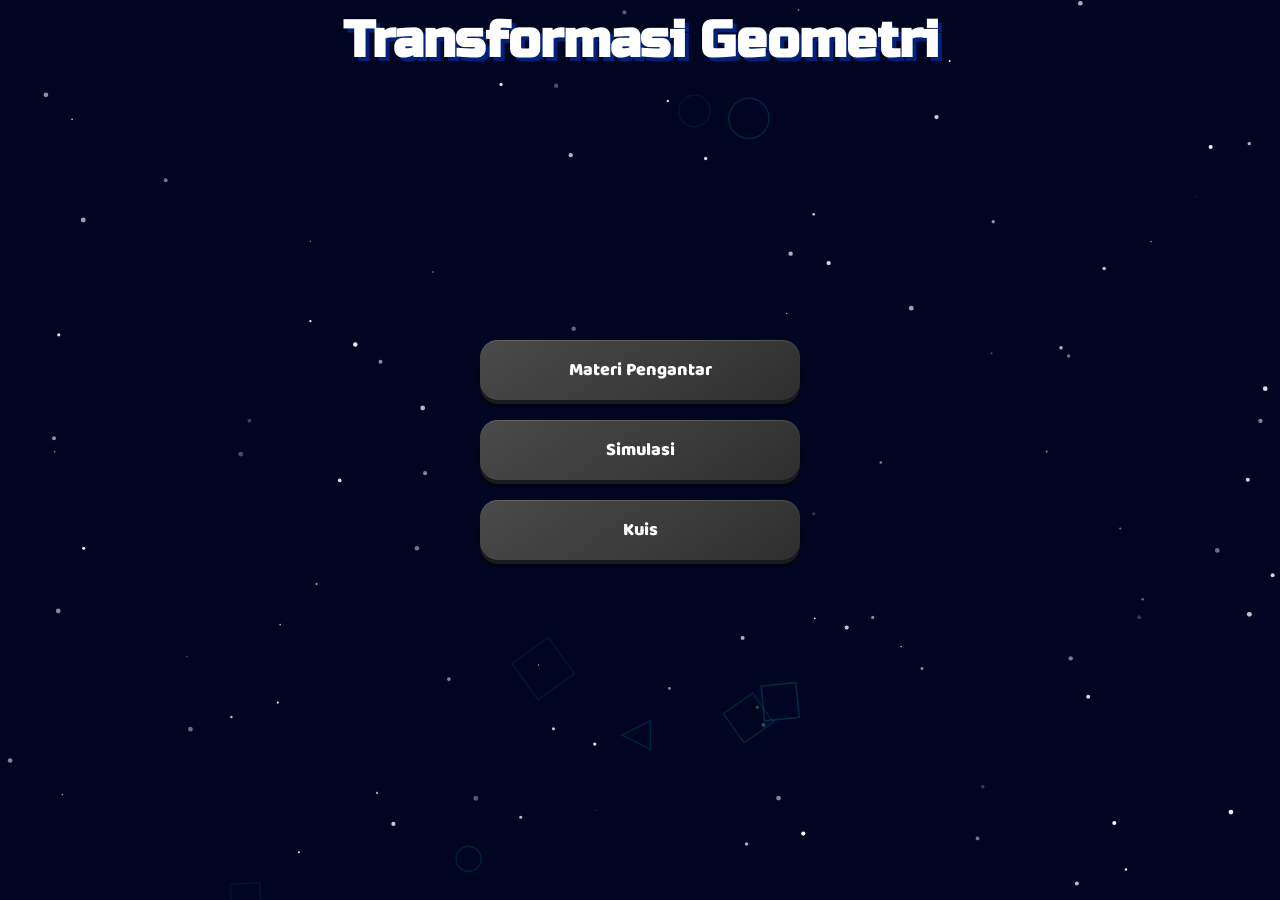
<file: index.html>
<!DOCTYPE html>
<html lang="id">
<head>
    <meta charset="UTF-8">
    <meta name="viewport" content="width=device-width, initial-scale=1.0, maximum-scale=1.0, user-scalable=no">
    <title>Main Menu</title>
    <meta name="theme-color" content="#4A90E2"> 
    <link rel="stylesheet" href="assets/css/main-menu.css">
    
    <link rel="manifest" href="manifest.json">
</head>
<body>

    <canvas id="stars"></canvas>

    <div class="header">
        <h1>Transformasi Geometri</h1>
    </div>

    <div class="container-tombol">
        <a href="01-1-materi-pengantar.html" class="btn-menu">
            <span>Materi Pengantar</span>
        </a>

        <a href="02-simulasi.html" class="btn-menu">
            <span>Simulasi</span>
        </a>

        <a href="03-kuis.html" class="btn-menu">
            <span>Kuis</span>
        </a>
    </div>

    <script src="assets/js/background.js"></script>
    <script src="assets/js/main-menu.js"></script>
    <script src="assets/js/landscape-guard.js"></script>

    <script>
        if ('serviceWorker' in navigator) {
            window.addEventListener('load', () => {
                navigator.serviceWorker.register('sw.js')
                    .then(reg => console.log('PWA Service Worker terdaftar!', reg.scope))
                    .catch(err => console.error('Gagal mendaftarkan Service Worker', err));
            });
        }
    </script>
</body>
</html>
</file>
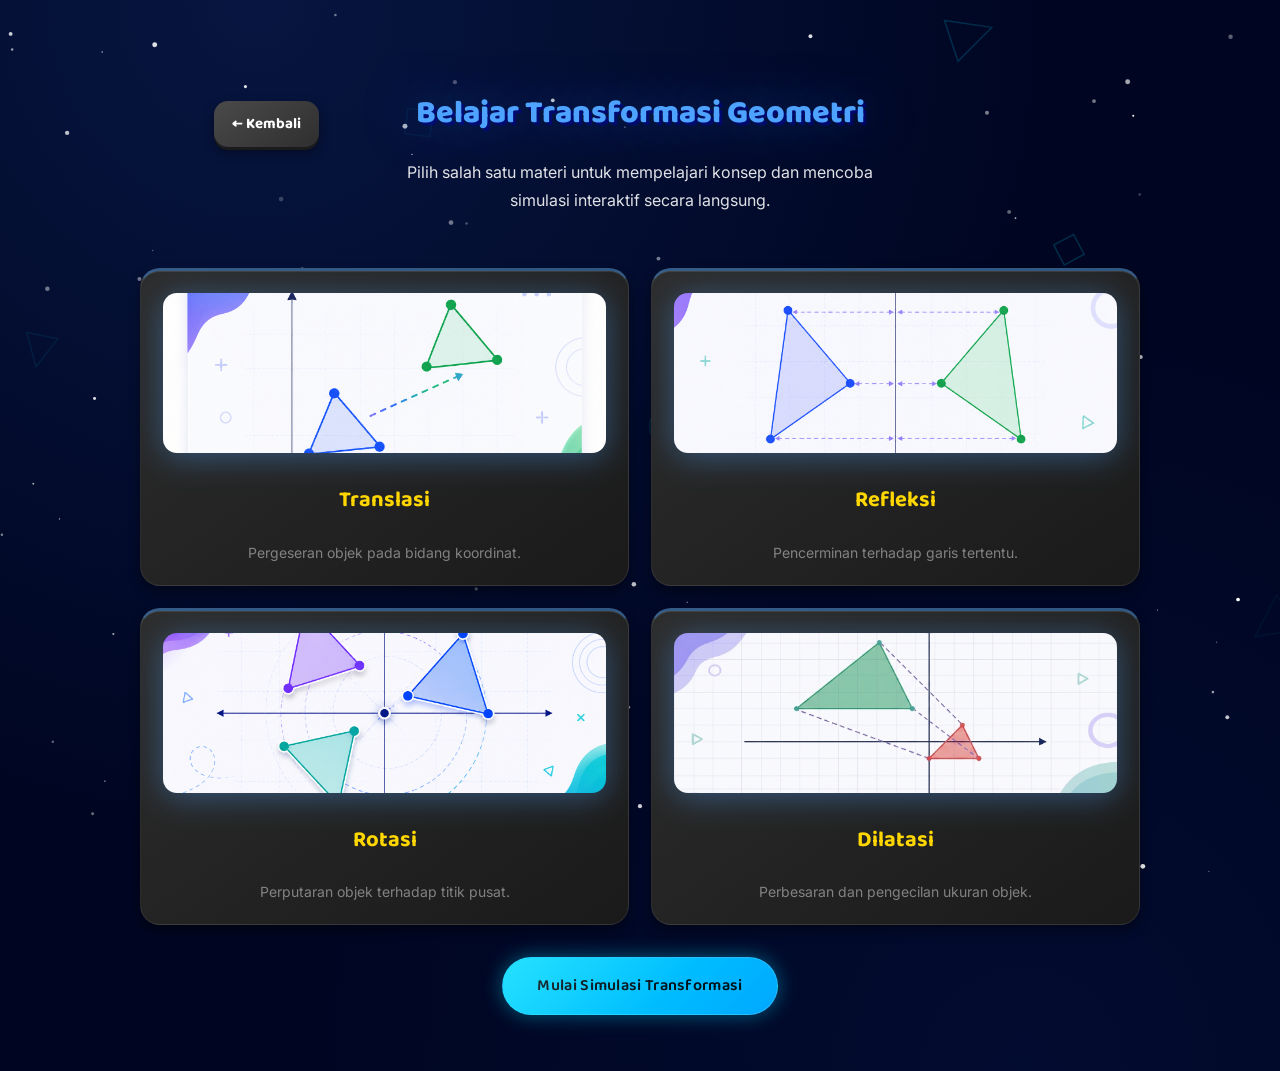
<file: 01-1-materi-pengantar.html>
<!DOCTYPE html>
<html lang="id">
<head>
    <meta charset="UTF-8">
    <meta name="viewport" content="width=device-width, initial-scale=1.0, maximum-scale=1.0, user-scalable=no">
    <title>Materi Pengantar - Transformasi Geometri</title>
    <link rel="stylesheet" href="assets/css/style.css">
    <link rel="stylesheet" href="assets/css/materi-pengantar.css">
</head>
<body>

    <canvas id="stars"></canvas>

    <div class="hero reveal">
        <div class="hero-header">
            <a href="index.html" class="btn-kembali">← Kembali</a>
            <h2>Belajar Transformasi Geometri</h2>
        </div>
        <p>
            Pilih salah satu materi untuk mempelajari konsep dan
            mencoba simulasi interaktif secara langsung.
        </p>
    </div>

    <div class="container-materi">

        <a href="01-1-1-translasi.html" class="card-materi reveal reveal-delay-1">
            <img src="assets/img/translasi.png" alt="Translasi" class="materi-img">
            <h3>Translasi</h3>
            <p>Pergeseran objek pada bidang koordinat.</p>
        </a>

        <a href="01-1-2-refleksi.html" class="card-materi reveal reveal-delay-2">
            <img src="assets/img/refleksi.png" alt="Refleksi" class="materi-img">
            <h3>Refleksi</h3>
            <p>Pencerminan terhadap garis tertentu.</p>
        </a>

        <a href="01-1-3-rotasi.html" class="card-materi reveal reveal-delay-3">
            <img src="assets/img/rotasi.png" alt="Rotasi" class="materi-img">
            <h3>Rotasi</h3>
            <p>Perputaran objek terhadap titik pusat.</p>
        </a>

        <a href="01-1-4-dilatasi.html" class="card-materi reveal reveal-delay-4">
            <img src="assets/img/dilatasi.png" alt="Dilatasi" class="materi-img">
            <h3>Dilatasi</h3>
            <p>Perbesaran dan pengecilan ukuran objek.</p>
        </a>

    </div>

    <div class="simulasi-wrapper">
        <a href="02-simulasi.html" class="btn-simulasi">
            Mulai Simulasi Transformasi
        </a>
    </div>

    <script src="assets/js/background.js"></script>
    <script src="assets/js/materi.js"></script>
    <script src="assets/js/scroll-animation.js"></script>
    <script src="assets/js/landscape-guard.js"></script>
</body>
</html>
</file>
<file: assets/css/main-menu.css>
@import url('https://fonts.googleapis.com/css2?family=Russo+One&family=Baloo+2:wght@700;800&display=swap');

*{
  margin: 0;
  padding: 0;
  box-sizing: border-box;
}

body{
  margin:0;
  height:100vh;
  background-color: rgb(0, 6, 34);
  overflow: hidden;
}

/*  ANIMASI H1  */
h1{
  text-align: center;
  color: white;
  font-family: 'Russo One', sans-serif;
  font-size: clamp(28px, 4vw, 52px);
  text-shadow: 4px 4px 0 rgba(9, 74, 254, 0.4);
  margin: 0;
  

  animation: turunMasuk 1s ease forwards;
}

@keyframes turunMasuk {
  from {
    opacity: 0;
    transform: translateY(-50px);
  }
  to {
    opacity: 1;
    transform: translateY(10px);
  }
}

/*  TOMBOL FADE IN BERURUTAN  */
.btn-menu{
  opacity: 0;
}

/* Tombol ke-1 (Materi Pengantar) */
.btn-menu:nth-child(1){
  animation: fadeIn 0.8s ease forwards;
  animation-delay: 1s;
}

/* Tombol ke-2 (Simulasi) */
.btn-menu:nth-child(2){
  animation: fadeIn 0.8s ease forwards;
  animation-delay: 1.2s;
}

/* Tombol ke-3 (Kuis) */
.btn-menu:nth-child(3){
  animation: fadeIn 0.8s ease forwards;
  animation-delay: 1.4s;
}

@keyframes fadeIn{
  from{
    opacity: 0;
  }
  to{
    opacity: 1;
  }
}

/*  LAYOUT CONTAINER  */
.container-tombol{
  position:absolute;
  top:50%;
  left:50%;
  transform:translate(-50%,-50%);
  
  display:flex;
  flex-direction:column;
  gap:20px;
  width:320px;
}

/*  TOMBOL MENU UTAMA  */
.btn-menu {
  display: block;
  width: 100%;
  padding: 16px 18px;
  border-radius: 18px;
  text-decoration: none;
  text-align: center;
  cursor: pointer;

  font-family: 'Baloo 2', sans-serif;
  font-size: 18px;
  font-weight: 800;
  color: white;

  /* WARNA NORMAL */
  background: linear-gradient(145deg, #4a4a4a, #2f2f2f);

  /* Bayangan normal */
  box-shadow:
    inset 0 1px 0 rgba(255,255,255,0.15),
    0 4px 0 #1b1b1b,
    0 6px 12px rgba(0,0,0,0.4);

  transition: all 0.3s ease;
}

/* EFEK HOVER */
.btn-menu:hover {
  background: linear-gradient(145deg, #1b63d1, #0F52BA);
  transform: translateY(-3px);

  /* Aura biru */
  filter:
    drop-shadow(0 0 12px rgba(15,82,186,0.9))
    drop-shadow(0 0 24px rgba(15,82,186,0.7))
    drop-shadow(0 0 40px rgba(15,82,186,0.5));
  box-shadow:
    inset 0 1px 0 rgba(255,255,255,0.15),
    0 7px 0 #072c66,
    0 10px 18px rgba(0,0,0,0.4);
}

/* EFEK ACTIVE */
.btn-menu:active {
  transform: translateY(3px);

  box-shadow:
    inset 0 1px 0 rgba(255,255,255,0.15),
    0 1px 0 #072c66,
    0 3px 6px rgba(0,0,0,0.4);

  filter:
    drop-shadow(0 0 6px rgba(15,82,186,0.5));
}

.klik {
    transform: scale(0.95);
    opacity: 0.8;
    transition: all 0.3s ease;
}

#stars{
    position: fixed;
    inset: 0;
    width: 100%;
    height: 100%;
    z-index: 0;
}

.header,
.container-menu,
.main-menu,
.menu-container,
.content{
    position: relative;
    z-index: 1;
}

/* ==========================================
   RESPONSIVE LANDSCAPE HP - MAIN MENU
========================================== */
@media screen and (max-width: 960px) and (orientation: landscape) {

  body {
    overflow-y: auto;
  }

  /* Header lebih kecil di landscape */
  h1 {
    font-size: clamp(18px, 3.5vw, 30px);
    /* Hentikan animasi yang translate ke bawah - bisa ganggu layout */
    animation: none;
    opacity: 1;
    transform: none;
  }

  .header {
    padding-top: 16px;
    padding-bottom: 10px;
  }

  /* Container tombol: tengah, lebih compact */
  .container-tombol {
    position: relative;
    top: auto;
    left: auto;
    transform: none;
    width: 100%;
    max-width: 420px;
    margin: 0 auto;
    padding: 10px 20px 24px;
    gap: 12px;
  }

  .btn-menu {
    padding: 13px 18px;
    font-size: 16px;
    border-radius: 14px;
    /* Reset animasi opacity agar langsung kelihatan */
    opacity: 1;
    animation: none;
  }
}
</file>
<file: assets/css/style.css>
/* ============================================================
   IMPORT FONT
   ============================================================ */
@import url('https://fonts.googleapis.com/css2?family=Russo+One&family=Baloo+2:wght@400;600;700;800&family=Inter:wght@400;500;600&display=swap');

/* ============================================================
   RESET & BASE
   ============================================================ */
*, *::before, *::after {
    margin: 0;
    padding: 0;
    box-sizing: border-box;
}

:root {
    /* Warna dasar - dipertahankan dari file asli */
    --bg-deep:       rgb(0, 6, 34);
    --bg-card:       rgba(255, 255, 255, 0.038);
    --bg-card-hover: rgba(255, 255, 255, 0.06);
    --bg-nested:     rgba(255, 255, 255, 0.05);

    /* Aksen */
    --accent-blue:   #4da3ff;
    --accent-gold:   #ffd700;
    --accent-amber:  #ffc850;
    --accent-cyan:   #00dcff;

    /* Teks */
    --text-primary:  rgba(255, 255, 255, 0.92);
    --text-muted:    rgba(255, 255, 255, 0.55);

    /* Border */
    --border-faint:  rgba(255, 255, 255, 0.08);
    --border-blue:   rgba(77, 163, 255, 0.45);

    /* Rumus */
    --rumus-bg:      rgba(13, 30, 70, 0.65);
    --rumus-border:  #4da3ff;

    /* Radius & shadow */
    --radius-card:   18px;
    --radius-rumus:  12px;
    --shadow-card:   0 8px 32px rgba(0, 0, 0, 0.28);
    --shadow-glow:   0 0 20px rgba(77, 163, 255, 0.25);
}

html {
    scroll-behavior: smooth;
}

body {
    margin: 0;
    min-height: 100vh;
    background-color: var(--bg-deep);
    font-family: 'Inter', Arial, sans-serif;
    line-height: 1.75;
    color: var(--text-primary);

    /* Subtle noise texture overlay */
    background-image:
        radial-gradient(ellipse at 20% 0%, rgba(20, 50, 120, 0.35) 0%, transparent 55%),
        radial-gradient(ellipse at 80% 100%, rgba(10, 30, 90, 0.25) 0%, transparent 50%);
}

/* ============================================================
   HEADER
   ============================================================ */
.header {
    text-align: center;
    padding: 48px 20px 16px;
    position: relative;
}

.header::after {
    content: '';
    display: block;
    width: 60px;
    height: 3px;
    margin: 14px auto 0;
    background: linear-gradient(90deg, var(--accent-blue), var(--accent-cyan));
    border-radius: 2px;
}

.header h1 {
    color: white;
    font-family: 'Baloo 2', sans-serif;
    font-size: 2.6rem;
    font-weight: 800;
    letter-spacing: 0.3px;
    line-height: 1.2;
    text-shadow:
        0 0 40px rgba(77, 163, 255, 0.45),
        3px 3px 0 rgba(0, 0, 136, 0.7);
}

.header .subjudul {
    display: block;
    margin-top: 10px;
    color: var(--text-muted);
    font-size: 0.85rem;
    font-weight: 500;
    letter-spacing: 2.5px;
    text-transform: uppercase;
}

@media (max-width: 480px) {
    .header h1 { font-size: 1.85rem; }
}

/* ============================================================
   MATERI CONTAINER
   ============================================================ */
.materi-container {
    width: 90%;
    max-width: 860px;
    margin: 44px auto 60px;
    color: var(--text-primary);
}

/* ============================================================
   HEADINGS DALAM MATERI
   ============================================================ */
.materi-container h2 {
    margin-top: 4px;
    margin-bottom: 18px;
    padding-bottom: 10px;
    color: var(--accent-gold);
    font-family: 'Baloo 2', sans-serif;
    font-size: 1.45rem;
    font-weight: 700;
    border-bottom: 1px solid rgba(255, 215, 0, 0.18);
}

.materi-container h3 {
    margin-top: 22px;
    margin-bottom: 10px;
    color: var(--accent-blue);
    font-size: 1.1rem;
    font-weight: 600;
}

.materi-container h4 {
    color: var(--accent-amber);
    font-size: 0.95rem;
    font-weight: 600;
    margin-bottom: 10px;
    letter-spacing: 0.4px;
    text-transform: uppercase;
}

.materi-container p,
.materi-container li {
    font-size: 16.5px;
    color: var(--text-primary);
    line-height: 1.8;
}

.materi-container ul {
    padding-left: 22px;
}

.materi-container p strong {
    color: var(--accent-gold);
    font-weight: 700;
}

.materi-container hr {
    border: none;
    height: 1px;
    margin: 32px 0;
    background: linear-gradient(
        to right,
        transparent,
        rgba(255, 255, 255, 0.15),
        transparent
    );
}

/* ============================================================
   CARD
   ============================================================ */
.card {
    background: var(--bg-card);
    padding: 28px 30px;
    border-radius: var(--radius-card);
    margin-bottom: 24px;
    border: 1px solid var(--border-faint);
    border-top: 3px solid var(--border-blue);
    box-shadow: var(--shadow-card);
    transition: border-top-color 0.3s ease, transform 0.3s ease, box-shadow 0.3s ease;
}

.card:hover {
    border-top-color: var(--accent-blue);
    box-shadow: var(--shadow-card), var(--shadow-glow);
    transform: translateY(-2px);
}

/* Nested card (contoh soal) */
.card .card {
    background: rgba(255, 255, 255, 0.045);
    border-top: 3px solid rgba(255, 200, 80, 0.45);
    margin-top: 18px;
    padding: 22px 24px;
    border-radius: 14px;
    box-shadow: none;
}

.card .card:hover {
    border-top-color: var(--accent-amber);
    box-shadow: 0 4px 18px rgba(255, 200, 80, 0.12);
    transform: translateY(-1px);
}

.card .card h3 {
    color: var(--accent-amber);
    font-size: 1rem;
    margin-bottom: 10px;
    margin-top: 0;
}

@media (max-width: 600px) {
    .card { padding: 18px 16px; }
    .card .card { padding: 16px 14px; }
}

/* ============================================================
   RUMUS (LATEX BOX)
   ============================================================ */
.rumus {
    margin: 18px 0;
    padding: 20px 24px;
    background: var(--rumus-bg);
    border-left: 4px solid var(--rumus-border);
    border-radius: var(--radius-rumus);
    text-align: center;
    overflow-x: auto;
    color: white;
    font-size: 1.05rem;

    /* Supaya MathJax tidak terpotong */
    -webkit-overflow-scrolling: touch;
    position: relative;

    /* Subtle inner glow */
    box-shadow:
        inset 0 0 30px rgba(77, 163, 255, 0.07),
        0 4px 16px rgba(0, 0, 0, 0.2);
}

/* ---- math-block: wadah display math \[...\] ---- */
.math-block {
    display: block;
    width: 100%;
    overflow-x: auto;
    -webkit-overflow-scrolling: touch;
    text-align: center;
    padding: 4px 0;
    /* Cegah baris kosong di atas/bawah akibat MathJax display */
    line-height: 1;
}

/* MathJax display mode di dalam math-block */
.math-block mjx-container[display="true"] {
    margin: 6px auto !important;
    overflow-x: auto;
    max-width: 100%;
}

/* MathJax INLINE dalam paragraf: tetap inline */
.rumus p mjx-container,
.materi-container p mjx-container {
    display: inline !important;
    vertical-align: middle;
}

/* Tabel: inline math tidak wrap */
.tabel-rumus td mjx-container,
.tabel-rumus th mjx-container {
    display: inline !important;
}

/* Teks biasa dalam .rumus */
.rumus p {
    font-size: 15px !important;
    color: rgba(255, 255, 255, 0.8);
    margin-bottom: 8px;
    text-align: left;
    white-space: normal;
    overflow-wrap: break-word;
}

.rumus h4 {
    color: var(--accent-amber);
    font-size: 0.88rem;
    font-weight: 600;
    letter-spacing: 1px;
    text-transform: uppercase;
    text-align: left;
    margin-bottom: 12px;
    padding-bottom: 8px;
    border-bottom: 1px solid rgba(255, 255, 255, 0.1);
}

/* ============================================================
   TABEL RUMUS
   ============================================================ */
.tabel-rumus-wrapper {
    width: 100%;
    overflow-x: auto;
    margin-top: 16px;
    border-radius: 12px;
    border: 1px solid rgba(77, 163, 255, 0.18);
    -webkit-overflow-scrolling: touch;
}

.tabel-rumus {
    width: 100%;
    border-collapse: collapse;
    text-align: left;
    background: rgba(255, 255, 255, 0.02);
    font-size: 15px;
    min-width: 500px; /* agar tidak terlalu sempit di mobile */
}

.tabel-rumus th {
    background: rgba(77, 163, 255, 0.18);
    color: var(--accent-gold);
    padding: 13px 16px;
    font-weight: 700;
    font-size: 14px;
    letter-spacing: 0.5px;
    text-transform: uppercase;
    border-bottom: 2px solid rgba(77, 163, 255, 0.35);
}

.tabel-rumus td {
    padding: 13px 16px;
    border-bottom: 1px solid var(--border-faint);
    color: #dde8ff;
    line-height: 1.5;
}

.tabel-rumus tr:hover td {
    background: rgba(77, 163, 255, 0.07);
}

.tabel-rumus tr:last-child td {
    border-bottom: none;
}

/* MathJax dalam tabel */
.tabel-rumus mjx-container {
    display: inline !important;
}

/* ============================================================
   CONTOH KEHIDUPAN SEHARI-HARI
   (Dipertahankan persis seperti CSS asli)
   ============================================================ */
.contoh-grid {
    display: grid;
    grid-template-columns: repeat(auto-fit, minmax(250px, 1fr));
    gap: 20px;
    margin-top: 20px;
}

.contoh-item {
    background: rgba(255, 255, 255, 0.02);
    border: 1px solid var(--border-faint);
    border-radius: 12px;
    padding: 15px;
    text-align: center;
    transition: transform 0.3s ease;
}

.contoh-item:hover {
    transform: translateY(-5px);
}

.contoh-item p {
    margin-bottom: 12px;
    color: #e0e0e0;
    font-size: 16px !important;
}

.img-contoh {
    width: 100%;
    height: auto;
    border-radius: 10px;
    box-shadow: 0 4px 20px rgba(0, 0, 0, 0.35);
    display: block;
}

/* Layout horizontal untuk contoh gambar + keterangan */
.contoh-item-horizontal {
    display: flex;
    align-items: center;
    gap: 28px;
    background: rgba(0, 6, 34, 0.6);
    border: 1px solid rgba(255, 255, 255, 0.09);
    border-radius: 15px;
    padding: 22px;
    margin-top: 4px;
}

.contoh-gambar {
    flex: 0 0 300px;
}

.contoh-gambar img {
    width: 100%;
    border-radius: 10px;
    display: block;
    box-shadow: 0 6px 24px rgba(0, 0, 0, 0.4);
}

.contoh-keterangan {
    flex: 1;
}

.contoh-keterangan h3 {
    color: var(--accent-gold);
    margin-bottom: 10px;
    margin-top: 0;
    font-size: 1.1rem;
}

.contoh-keterangan p {
    color: rgba(255, 255, 255, 0.88);
    line-height: 1.75;
    font-size: 16px !important;
}

@media (max-width: 768px) {
    .contoh-item-horizontal {
        flex-direction: column;
        text-align: center;
    }
    .contoh-gambar {
        flex: auto;
        width: 100%;
        max-width: 380px;
        margin: 0 auto;
    }
}

/* ============================================================
   NAVIGASI PREV / NEXT
   ============================================================ */
.next-prev {
    display: flex;
    justify-content: space-between;
    gap: 16px;
    margin-top: 56px;
    margin-bottom: 32px;
}

.next-prev a {
    text-decoration: none;
    padding: 13px 26px;
    border-radius: 14px;
    background: rgba(255, 255, 255, 0.07);
    backdrop-filter: blur(10px);
    color: white;
    font-weight: 500;
    font-size: 15px;
    border: 1px solid rgba(255, 255, 255, 0.12);
    transition: 0.3s ease;
}

.next-prev a:hover {
    transform: translateY(-3px);
    color: var(--accent-cyan);
    border-color: var(--accent-cyan);
    box-shadow: 0 0 20px rgba(0, 220, 255, 0.4);
}

.next-prev .kosong {
    visibility: hidden;
}

@media (max-width: 480px) {
    .next-prev {
        flex-direction: column;
    }
    .next-prev a {
        text-align: center;
    }
}

/* ============================================================
   TOMBOL KEMBALI
   ============================================================ */
.btn-kembali {
    display: inline-block;
    margin-top: 20px;
    padding: 11px 20px;
    border-radius: 14px;
    text-decoration: none;
    color: white;
    font-family: 'Baloo 2', sans-serif;
    font-size: 0.95rem;
    font-weight: 600;
    background: linear-gradient(145deg, #4a4a4a, #2f2f2f);
    transition: 0.3s;
}

.btn-kembali:hover {
    background: linear-gradient(145deg, #1b63d1, #0F52BA);
    box-shadow: 0 0 18px rgba(15, 82, 186, 0.75);
}

/* ============================================================
   TOMBOL MENU (HALAMAN UTAMA)
   ============================================================ */
.container-tombol {
    margin-top: 100px;
    display: flex;
    flex-direction: column;
    align-items: center;
    gap: 22px;
    padding: 0 16px;
}

.btn-menu {
    width: 100%;
    max-width: 340px;
    padding: 24px;
    text-decoration: none;
    color: white;
    text-align: center;
    font-size: 1.25rem;
    font-weight: bold;
    background: linear-gradient(to right, #555, #333);
    border-radius: 20px;
    box-shadow: 0 6px 0 #1f1f1f;
    transition: 0.3s;
}

.btn-menu:hover {
    transform: translateY(-3px);
}

.btn-menu.klik {
    transform: scale(0.95);
    opacity: 0.8;
}

@media (max-width: 480px) {
    .btn-menu {
        font-size: 1.1rem;
        padding: 18px;
    }
}

/* ============================================================
   HALAMAN MATERI PENGANTAR
   ============================================================ */

/* Canvas bintang */
#stars {
    position: fixed;
    top: 0;
    left: 0;
    width: 100%;
    height: 100%;
    z-index: 0;
    pointer-events: none;
}

/* Hero section */
.hero {
    position: relative;
    z-index: 1;
    text-align: center;
    padding: 50px 24px 30px;
}

.hero-header {
    display: flex;
    flex-direction: column;
    align-items: center;
    gap: 16px;
    margin-bottom: 20px;
}

.hero h2 {
    font-family: 'Baloo 2', sans-serif;
    font-size: 2.2rem;
    font-weight: 800;
    color: white;
    text-shadow:
        0 0 50px rgba(77, 163, 255, 0.5),
        3px 3px 0 rgba(0, 0, 136, 0.6);
    margin: 0;
}

.hero p {
    font-size: 16px;
    color: var(--text-muted);
    max-width: 480px;
    margin: 0 auto;
    line-height: 1.7;
}

/* Grid kartu materi */
.container-materi {
    position: relative;
    z-index: 1;
    display: grid;
    grid-template-columns: repeat(2, 1fr);
    gap: 22px;
    width: 90%;
    max-width: 820px;
    margin: 36px auto;
    padding: 0;
}

@media (max-width: 520px) {
    .container-materi {
        grid-template-columns: 1fr;
        gap: 16px;
        width: 92%;
    }
}

/* Kartu individual materi */
.card-materi {
    position: relative;
    display: flex;
    flex-direction: column;
    align-items: center;
    text-align: center;
    gap: 14px;

    padding: 28px 20px 24px;
    border-radius: 20px;

    background: rgba(255, 255, 255, 0.04);
    border: 1px solid var(--border-faint);
    border-top: 3px solid var(--border-blue);

    text-decoration: none;
    color: white;

    box-shadow: var(--shadow-card);
    transition: transform 0.35s ease, border-top-color 0.3s ease, box-shadow 0.35s ease;

    overflow: hidden;
}

.card-materi::before {
    content: '';
    position: absolute;
    inset: 0;
    border-radius: 20px;
    background: radial-gradient(circle at 50% 0%, rgba(77, 163, 255, 0.08) 0%, transparent 65%);
    opacity: 0;
    transition: opacity 0.35s ease;
}

.card-materi:hover {
    transform: translateY(-6px);
    border-top-color: var(--accent-blue);
    box-shadow: var(--shadow-card), 0 0 30px rgba(77, 163, 255, 0.28);
}

.card-materi:hover::before {
    opacity: 1;
}

.materi-img {
    width: 100px;
    height: 100px;
    object-fit: contain;
    filter: drop-shadow(0 4px 16px rgba(77, 163, 255, 0.4));
    transition: transform 0.35s ease, filter 0.35s ease;
}

.card-materi:hover .materi-img {
    transform: scale(1.08);
    filter: drop-shadow(0 8px 24px rgba(77, 163, 255, 0.6));
}

.card-materi h3 {
    font-family: 'Baloo 2', sans-serif;
    font-size: 1.2rem;
    font-weight: 700;
    color: var(--accent-gold);
    margin: 0;
}

.card-materi p {
    font-size: 14px;
    color: var(--text-muted);
    margin: 0;
    line-height: 1.5;
}

/* Tombol simulasi */
.simulasi-wrapper {
    position: relative;
    z-index: 1;
    text-align: center;
    margin: 10px auto 50px;
}

.btn-simulasi {
    display: inline-block;
    padding: 16px 40px;
    border-radius: 50px;
    text-decoration: none;
    color: white;
    font-family: 'Baloo 2', sans-serif;
    font-size: 1.05rem;
    font-weight: 700;
    letter-spacing: 0.5px;
    background: linear-gradient(135deg, #1b63d1, #0b3faa);
    box-shadow:
        0 6px 0 rgba(0, 0, 60, 0.5),
        0 0 30px rgba(27, 99, 209, 0.4);
    transition: 0.3s ease;
}

.btn-simulasi:hover {
    transform: translateY(-3px);
    box-shadow:
        0 9px 0 rgba(0, 0, 60, 0.5),
        0 0 40px rgba(27, 99, 209, 0.6);
}

.btn-simulasi:active {
    transform: translateY(2px);
    box-shadow: 0 3px 0 rgba(0, 0, 60, 0.5);
}

/* Delay animasi kartu materi */
.reveal-delay-1 { transition-delay: 0.05s; }
.reveal-delay-2 { transition-delay: 0.15s; }
.reveal-delay-3 { transition-delay: 0.25s; }
.reveal-delay-4 { transition-delay: 0.35s; }

/* ============================================================
   ANIMASI SCROLL REVEAL
   ============================================================ */
.reveal {
    opacity: 0;
    transform: translateY(40px);
    transition:
        opacity 0.7s ease,
        transform 0.7s ease;
}

.reveal.show {
    opacity: 1;
    transform: translateY(0);
}

/* ============================================================
   LANDSCAPE MOBILE
   ============================================================ */
@media screen and (max-width: 960px) and (orientation: landscape) {
    body {
        padding: 0 12px 20px;
    }

    .header {
        padding-top: 14px;
        padding-bottom: 6px;
    }

    .header h1 {
        font-size: 1.55rem;
    }

    .container-tombol {
        margin-top: 18px;
        gap: 12px;
    }

    .btn-menu {
        padding: 14px 18px;
        font-size: 1.05rem;
    }

    .materi-container {
        width: 96%;
        margin: 18px auto;
    }

    .materi-container h2 {
        font-size: 1.15rem;
    }

    .materi-container p,
    .materi-container li {
        font-size: 14.5px;
    }

    .next-prev {
        margin-top: 28px;
        flex-direction: row;
    }

    .card {
        padding: 14px 16px;
        margin-bottom: 14px;
    }

    .hero {
        padding: 20px 16px 12px;
    }

    .hero h2 {
        font-size: 1.6rem;
    }

    .container-materi {
        gap: 12px;
        margin: 16px auto;
    }

    .materi-img {
        width: 72px;
        height: 72px;
    }
}

/* ============================================================
   TOMBOL SIMULASI (di halaman materi dilatasi)
   ============================================================ */
.simulasi-cta {
    text-align: center;
    margin: 0 0 48px;
}

.simulasi-cta-label {
    color: rgba(255, 255, 255, 0.55);
    font-size: 13px;
    margin-bottom: 12px;
    letter-spacing: 0.3px;
}

.btn-simulasi {
    display: inline-flex;
    align-items: center;
    gap: 10px;
    padding: 15px 32px;
    border-radius: 50px;
    background: linear-gradient(135deg, #00bcd4 0%, #0077b6 100%);
    color: #fff;
    font-size: 16px;
    font-weight: 600;
    text-decoration: none;
    letter-spacing: 0.3px;
    box-shadow: 0 4px 24px rgba(0, 188, 212, 0.35);
    border: 1px solid rgba(255,255,255,0.15);
    transition: transform 0.25s ease, box-shadow 0.25s ease, background 0.25s ease;
    position: relative;
    overflow: hidden;
}

.btn-simulasi::before {
    content: '';
    position: absolute;
    inset: 0;
    background: linear-gradient(135deg, rgba(255,255,255,0.15) 0%, transparent 60%);
    border-radius: inherit;
    pointer-events: none;
}

.btn-simulasi:hover {
    transform: translateY(-4px) scale(1.02);
    box-shadow: 0 8px 36px rgba(0, 188, 212, 0.55);
    background: linear-gradient(135deg, #26c6da 0%, #0096c7 100%);
}

.btn-simulasi:active {
    transform: translateY(-1px) scale(0.99);
}

.btn-simulasi-icon {
    font-size: 18px;
    line-height: 1;
}

.btn-simulasi-arrow {
    font-size: 18px;
    transition: transform 0.25s ease;
}

.btn-simulasi:hover .btn-simulasi-arrow {
    transform: translateX(4px);
}

@media (max-width: 480px) {
    .btn-simulasi {
        font-size: 14px;
        padding: 13px 24px;
        width: 100%;
        justify-content: center;
    }
}
</file>
<file: assets/css/materi-pengantar.css>
@import url('https://fonts.googleapis.com/css2?family=Russo+One&family=Baloo+2:wght@700;800&display=swap');

/* RESET */
* { margin: 0; padding: 0; box-sizing: border-box; }

body {
  margin: 0;
  min-height: 100vh;
  background-color: rgb(0, 6, 34);
  overflow-x: hidden;
}

/* ANIMASI — translateY(0) bukan (10px) agar tidak dorong layout */
@keyframes slideDownFade {
  from { opacity: 0; transform: translateY(-24px); }
  to   { opacity: 1; transform: translateY(0);     }
}
@keyframes fadeIn {
  from { opacity: 0; }
  to   { opacity: 1; }
}

/* BACKGROUND BINTANG */
#stars {
  position: fixed;
  inset: 0;
  width: 100%;
  height: 100%;
  z-index: 0;
  pointer-events: none;
}

/* Semua konten di atas canvas */
.hero, .container-materi, .simulasi-wrapper {
  position: relative;
  z-index: 1;
}

/* ==========================================
   HERO SECTION
========================================== */
.hero {
  width: 90%;
  max-width: 900px;
  margin: 36px auto 24px;
  color: white;
  text-align: center;
  animation: slideDownFade 0.8s ease forwards;
}

/* hero-header: tombol kembali di kiri, judul tetap center via teks */
.hero-header {
  position: relative;
  display: flex;
  align-items: center;
  justify-content: center;
  margin-bottom: 16px;
}

/* Tombol kembali: absolute kiri agar tidak geser judul dari tengah */
.btn-kembali {
  position: absolute;
  left: 0;
  display: inline-block;
  padding: 10px 18px;
  border-radius: 14px;
  text-decoration: none;
  color: white;
  font-family: 'Baloo 2', sans-serif;
  font-size: 15px;
  font-weight: 700;
  white-space: nowrap;
  background: linear-gradient(145deg, #4a4a4a, #2f2f2f);
  box-shadow: 0 3px 0 #1b1b1b, 0 5px 12px rgba(0,0,0,.4);
  transition: .25s;
  z-index: 10;
}
.btn-kembali:hover {
  background: linear-gradient(145deg, #1b63d1, #0F52BA);
  box-shadow: 0 0 15px rgba(15,82,186,.8);
  transform: translateY(-2px);
}

.hero h2 {
  font-family: 'Baloo 2', sans-serif;
  font-size: clamp(1.4rem, 3vw, 2rem);
  color: #4da3ff;
  margin: 0;
  text-align: center;
}

.hero p {
  font-size: 16px;
  line-height: 1.75;
  opacity: .88;
  color: white;
}

/* ==========================================
   GRID KARTU MATERI (2 x 2 di desktop)
========================================== */
.container-materi {
  width: 90%;
  max-width: 1000px;
  margin: 0 auto 32px;
  display: grid;
  grid-template-columns: repeat(2, 1fr);
  gap: 22px;
}

.card-materi {
  background: linear-gradient(145deg, #2d2d2d, #1a1a1a);
  border-radius: 20px;
  padding: 22px;
  color: white;
  text-decoration: none;
  text-align: center;
  transition: .3s;
  box-shadow: inset 0 1px 0 rgba(255,255,255,.1), 0 6px 12px rgba(0,0,0,.4);
  display: flex;
  flex-direction: column;
}
.card-materi:hover {
  transform: translateY(-6px) scale(1.02);
  border: 1px solid #4da3ff;
  box-shadow: 0 0 15px rgba(15,82,186,.7), 0 0 30px rgba(15,82,186,.4);
}

.materi-img {
  width: 100%;
  height: 160px;
  object-fit: cover;
  border-radius: 14px;
  margin-bottom: 14px;
  transition: 0.4s ease;
  display: block;
}
.card-materi:hover .materi-img { transform: scale(1.04); }

.icon-materi { font-size: 52px; margin-bottom: 12px; }

.card-materi h3 {
  font-family: 'Baloo 2', sans-serif;
  font-size: 22px;
  margin-bottom: 8px;
}
.card-materi p {
  font-size: 14px;
  opacity: .8;
  line-height: 1.5;
}

/* ==========================================
   TOMBOL SIMULASI
========================================== */
.simulasi-wrapper {
  text-align: center;
  margin: 8px 0 48px;
}
.btn-simulasi {
  display: inline-block;
  padding: 14px 34px;
  border-radius: 50px;
  text-decoration: none;
  font-size: 16px;
  font-weight: 600;
  color: #00131a;
  background: linear-gradient(135deg, #00dcff, #00a8ff);
  box-shadow: 0 0 20px rgba(0,220,255,.4);
  transition: .3s ease;
}
.btn-simulasi:hover {
  transform: translateY(-4px);
  box-shadow: 0 0 30px rgba(0,220,255,.8);
}
.btn-simulasi:active { transform: scale(.97); }

/* ==========================================
   HALAMAN MATERI DETAIL (translasi, refleksi, dll)
   Dipakai via style.css, tapi definisikan di sini juga
========================================== */
.materi-container {
  width: 90%;
  max-width: 1000px;
  margin: 40px auto;
  color: white;
}
.card {
  background: rgba(255,255,255,.08);
  backdrop-filter: blur(10px);
  border-radius: 20px;
  padding: 25px;
  margin-bottom: 25px;
  box-shadow: 0 8px 20px rgba(0,0,0,.3);
}
.card h2 {
  color: #4da3ff;
  margin-bottom: 15px;
  font-family: 'Baloo 2', sans-serif;
}
.rumus {
  margin-top: 20px;
  background: rgba(255,255,255,.08);
  border-left: 5px solid #4da3ff;
  padding: 15px;
  border-radius: 10px;
  font-size: 22px;
  font-family: 'Russo One', sans-serif;
}

/* ==========================================
   RESPONSIVE LANDSCAPE HP
   Semua 4 kartu tampil dalam 1 baris
========================================== */
@media screen and (max-width: 960px) and (orientation: landscape) {

  body { overflow-y: auto; }

  .hero {
    width: 92%;
    margin: 14px auto 12px;
  }
  .hero-header { margin-bottom: 8px; }
  .hero h2 { font-size: 1.2rem; }
  .hero p { font-size: 13px; line-height: 1.5; }

  .btn-kembali {
    padding: 7px 13px;
    font-size: 12px;
    border-radius: 10px;
  }

  /* 4 kolom di landscape */
  .container-materi {
    width: 92%;
    margin: 0 auto 14px;
    grid-template-columns: repeat(4, 1fr);
    gap: 12px;
  }

  .card-materi { padding: 12px; border-radius: 14px; }
  .materi-img { height: 90px; margin-bottom: 8px; border-radius: 10px; }
  .card-materi h3 { font-size: 14px; margin-bottom: 4px; }
  .card-materi p  { font-size: 11px; }
  .icon-materi { font-size: 32px; margin-bottom: 6px; }

  .simulasi-wrapper { margin: 10px 0 20px; }
  .btn-simulasi { padding: 10px 24px; font-size: 13px; }
}

/* Animasi klik (compat) */
.klik { transform: scale(0.95); opacity: 0.8; transition: all 0.3s ease; }
</file>
